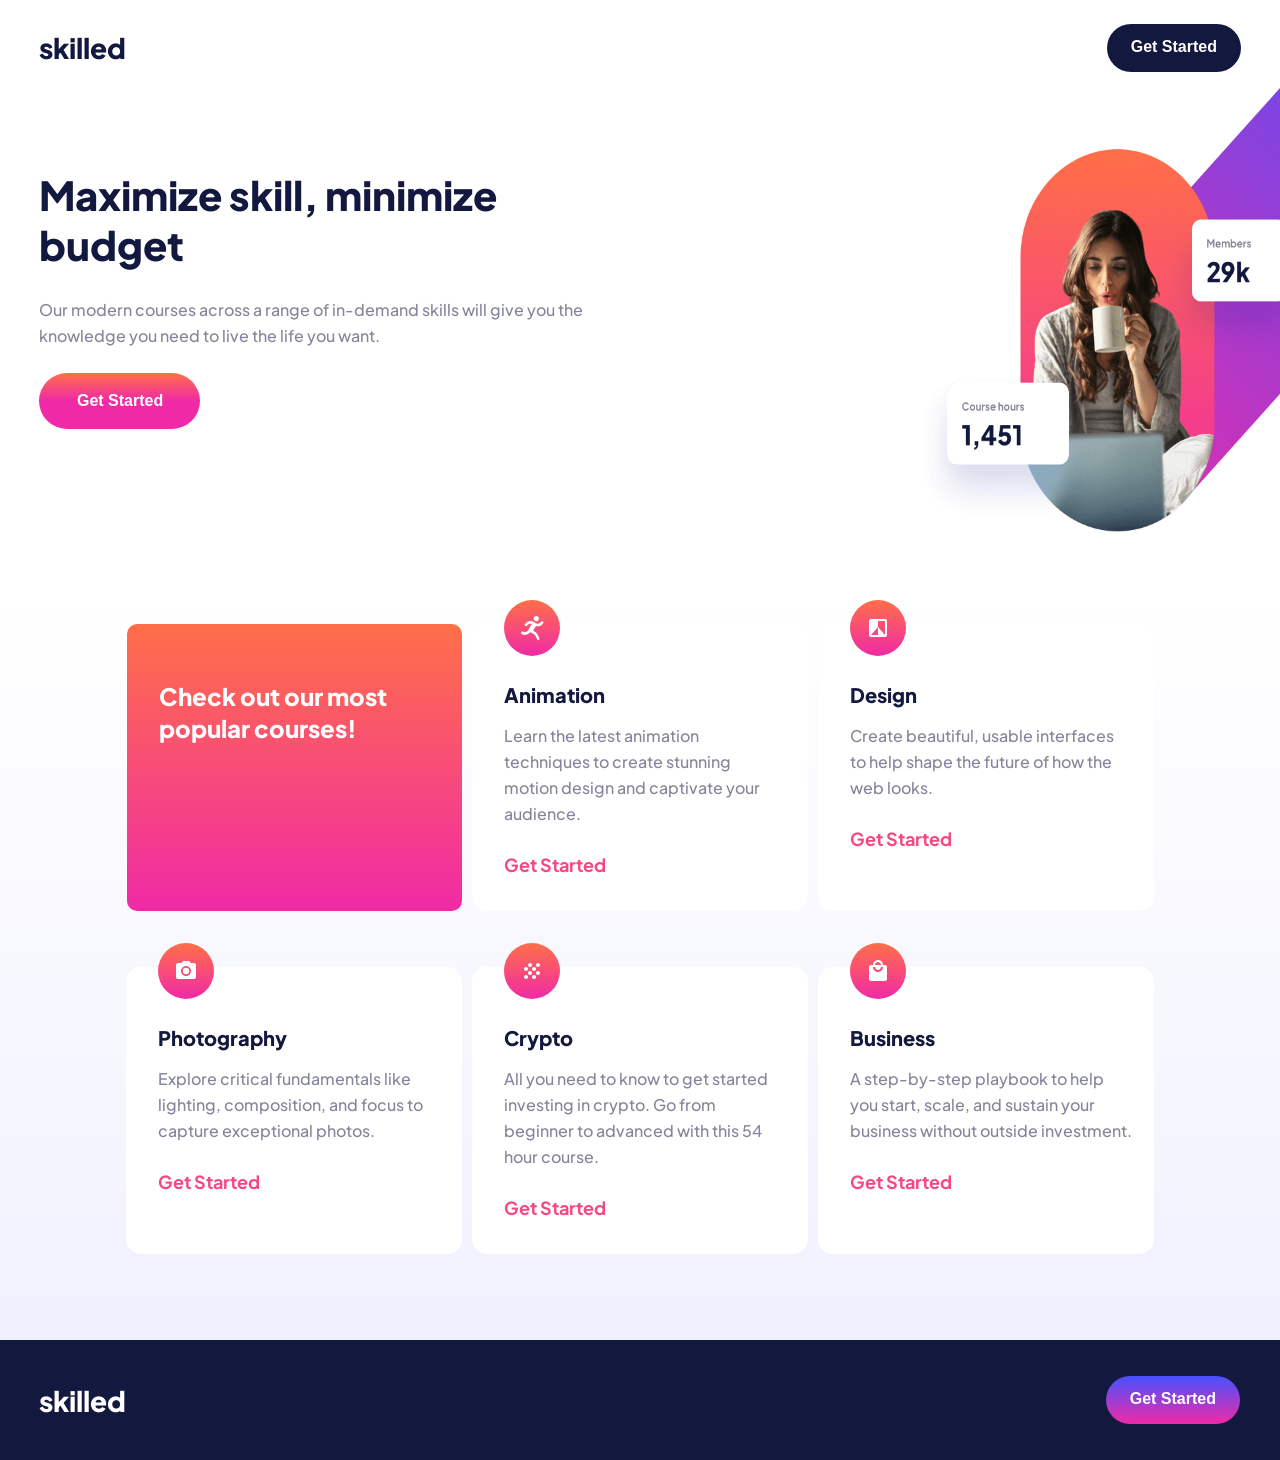
<file: index.html>
<!DOCTYPE html>
<html lang="en">
<head>
  <meta charset="UTF-8">
  <meta http-equiv="X-UA-Compatible" content="IE=edge">
  <meta name="viewport" content="width=device-width, initial-scale=1.0">
  <link rel="stylesheet" href="./css/reset.css">
  <link rel="stylesheet" href="./css/mobile.css">
  <link rel="stylesheet" href="./css/tablet.css">
  <link rel="stylesheet" href="./css/desktop.css">
  <title>Document</title>
  <link rel="preconnect" href="https://fonts.googleapis.com">
<link rel="preconnect" href="https://fonts.gstatic.com" crossorigin>
<link href="https://fonts.googleapis.com/css2?family=Kumbh+Sans:wght@400;700&family=Outfit:wght@400;500;600;700;900&family=Plus+Jakarta+Sans:ital,wght@0,500;0,600;0,700;0,800;1,600;1,700;1,800&family=Red+Hat+Display:wght@900&display=swap" rel="stylesheet">
</head>
<body>
  <header>
    <div>
      <h2>skilled</h2>
      <button class="header-button">Get Started</button>
    </div>
  </header>
  <section>
    <!-- Section 1-->
    <div class="section-1">
      <div class="content">
        <h1>Maximize skill, minimize budget</h1>
        <p>Our modern courses across a range of in-demand skills will give you the knowledge you need to live the life you want.</p>
        <button>Get Started</button>
      </div>
      <div class="image">
        <img class="main-image-mobile" src="./assets/image-hero-mobile@2x.png" alt="image hero">
        
      </div>
    </div>

    <!-- curses -->
    <div class="courses">
      <div class="curses-container">
        <div id="curses-text">
          <p>Check out our most popular courses!</p>
        </div>
        <div class="curse-item">
          <img src="./assets/icon-animation.svg" alt="animation">
          <h2>Animation</h2>
          <p>Learn the latest animation techniques to create stunning motion design and captivate your audience.</p>
          <a href="#">Get Started</a>
        </div>
        <div class="curse-item">
          <img src="./assets/icon-design.svg" alt="animation">
          <h2>Design</h2>
          <p>Create beautiful, usable interfaces to help shape the future of how the web looks.</p>
          <a href="#">Get Started</a>
        </div>
        <div class="curse-item">
          <img src="./assets/icon-photography.svg" alt="animation">
          <h2>Photography</h2>
          <p>Explore critical fundamentals like lighting, composition, and focus to capture exceptional photos.</p>
          <a href="#">Get Started</a>
        </div>
        <div class="curse-item">
          <img src="./assets/icon-crypto.svg" alt="animation">
          <h2>Crypto</h2>
          <p>All you need to know to get started investing in crypto. Go from beginner to advanced with this 54 hour course.</p>
          <a href="#">Get Started</a>
        </div>
        <div class="curse-item">
          <img src="./assets/icon-business.svg" alt="animation">
          <h2>Business</h2>
          <p>A step-by-step playbook to help you start, scale, and sustain your business without outside investment.</p>
          <a href="#">Get Started</a>
        </div>
      </div>
    </div>
  </section>
  <footer>
    <div>
      <h2>skilled</h2>
      <button class="footer-button">Get Started</button>
    </div>
  </footer>
</body>
</html>
</file>
<file: css/mobile.css>
body, section{
        font-family: 'Plus Jakarta Sans', sans-serif;
    }
    /* header */
    

    header {
        padding: 24px 16px;
    }
    
    header div {
        max-width: 100%;
        display: flex;
        justify-content: space-between;
        align-items: center;
    }

    header h2 {
        font-size: 28px;
        font-weight: 800;
        line-height: 35.28px;
        color: #13183F;
    }

    .header-button {
        font-size: 16px;
        font-weight: 700;
        line-height: 28px;
        color: #FFFFFF;
        padding: 9px 24px 11px 24px;
        background-color: #13183F;
        border-radius: 28px;
        border: none;
    }

    .header-button:hover {
        background-color: #666CA3;
        cursor: pointer;
    }

    /* footer */ 
    footer {
        padding: 36px 16px;
        background-color: #13183F;
        /* margin-top: 40px; */
    }

    footer div {
        display: flex;
        justify-content: space-between;
        align-items: center;
    }
    footer h2 {
        font-size: 28px;
        font-weight: 800;
        line-height: 35.28px;
        color: #FFFFFF;
    }
    
    footer button {
        font-size: 16px;
        font-weight: 700;
        line-height: 28px;
        color: #FFFFFF;
        padding: 9px 24px 11px 24px;
        background: -webkit-linear-gradient(#4851FF,#F02AA6);
        border-radius: 28px;
        border: none;
    }

    .footer-button:hover {
        background: linear-gradient(#4851FF,#F02AA6, #FFFFFF);
        border-radius: 28px;

    }

    /* section-1 */

    .section-1 {
        display: flex;
        flex-direction: column;
        margin-top: 38px;
        padding: 16px;
    }
    .section-1 h1 {
        font-size: 40px;
        font-weight: 800;
        line-height: 50.4px;
        margin-bottom: 26px;
        color: #13183F;
    }

    .section-1 p {
        font-size: 16px;
        font-weight: 500;
        line-height: 26px;
        color: #83869A;
        margin-bottom: 24px;
    }

    .section-1 button {
        font-size: 16px;
        font-weight: 700;
        line-height: 26px;
        color: #FFFFFF;
        background: -webkit-linear-gradient(#FF6F48,#F02AA6,#F02AA6);
        border: none;
        border-radius: 31.5px;
        padding: 15px 37px 15px 38px;
        /* margin-bottom: 24px; */
    }

    .section-1 button:hover {
        background: linear-gradient(#FF6F48,#FFFFFF80);
        border-radius: 31.5px;
        cursor: pointer;
    }

    .image {
        margin-top: 46px;
    }
    .main-image-mobile {
        max-width: 100%;
        display: flex;
        justify-content: center;
        align-items: center;
        
    }
    .main-image-mobile {
        width: 100%;
    }

    /* curses */


    .courses {
        padding-bottom: 80px;
        background: linear-gradient(180deg, #FFFFFF 0%, #f0f1ff 100%);
    }


    .curses-container {
        padding: 16px;
        display: flex;
        flex-wrap: wrap;
        justify-content: center;
        gap: 40px 10px;
    }

    .curse-item {
        width: 339px;
        border-radius: 15px;
        background-color: #ffffff;
    }


    #curses-text {
        background: -webkit-linear-gradient(#FF6F48, #F02AA6);
        padding: 24px 29px 32px 28px;
        border-radius: 10px;
    }

    #curses-text p {
        font-size: 24px;
        font-weight: 800;
        line-height: 32px;
        color: #FFFFFF;
    }

    .curse-item {
        padding: 0px 29px 32px 28px;
        background-color: #FFFFFF;
    }

    .curse-item h2 {
        font-size: 20px;
        font-weight: 800;
        line-height: 25.2px;
        color: #13183F;
        margin-bottom: 16px;
    }

    .curse-item p {
        font-size: 16px;
        font-weight: 500;
        line-height: 26px;
        color: #83869A;
        margin-bottom: 24px;
    }

    .curse-item a {
        text-decoration: none;
        font-size: 18px;
        font-weight: 700;
        line-height: 28px;
        color: #F74780;
    }
    .curse-item img {
        margin-top: -24px;
        margin-bottom: 24px;
    }

    

    @media (max-width: 767px) {
        .main-image-tablet {
            display: none;
        }
    }
</file>
<file: css/tablet.css>
@media screen and (min-width: 768px){


    body {
        background-image: url(../assets/image-hero-desktop.png);
        background-repeat: no-repeat;
        background-position: top -65px right -274px;
        background-size: 640px 640px;
    }

    /* header */ 
    header {
        padding: 24px 39px 0px 39px;
    }

    /* footer */
    footer {
        padding: 36px 40px 36px 39px;
    }


    /* section-1 */

    .section-1 {
        margin-top: 98px;
        flex-direction: row;
        padding: 0px 39px;
    }

    .content {
        flex-basis: 50%;
        max-width: 100%;
    }


    @media (min-width: 768px) {
        .main-image-mobile {
            display: none;
        }
    }

    @media (min-width: 768px) {
        .main-image-mobile {
            display: none;
        }
    }

    .main-image-tablet {
        transform: translate(200px, 100px);
    }
    
    
    
    
    
    
    /* courses */
 

    .courses {
        margin-top: 171px;
        padding: 24px 0px 86px 0px;
        background: linear-gradient(180deg, #FFFFFF 0%, #f0f1ff 100%);
    }

    .curses-container {
        padding: 0px 39px;
        gap: 56px 10px;
    }

    .curse-item {
        padding: 0px 22px 32px 32px;
        width: 282px;
    }

    #curses-text {
        padding: 56px 21px 139px 32px;
        width: 282px;
    }

    

}
</file>
<file: css/desktop.css>
@media screen and (min-width: 1440px) {
    
    body {
        background: url(../assets/image-hero-desktop.png);
        background-repeat: no-repeat;
        background-position: top -150px right -330px;
        background-size: 991px 936px;
    }          
    /* header */ 
    header {
        padding: 24px 165px;
    }
    
    footer {
        padding: 32px 164px;
    }

    /* section 1 */
    .section-1 {
        margin-top: 178px;
        padding: 0px 165px;
    }

    .content {
        flex-basis: 40%;
    }



    /* courses */

    .courses {

        margin-top: 250px;
        background: linear-gradient(180deg, #FFFFFF 0%, #f0f1ff 100%);
        padding-bottom: 140px;
    }
    .curses-container {
        margin: auto;
        width: 1110px;
        padding: 0px 165px;
        gap: 80px 30px;
    }

    #curses-text {
        padding: 64px 32px 138px 32px;
        width: 286px;
    }
    #curses-text p {
        width: 286px;
    }

    .curse-item {
        padding-left: 32px;
        padding-right: 32px;
        width: 286px;
        background-color: #FFFFFF;
    }

}
</file>
